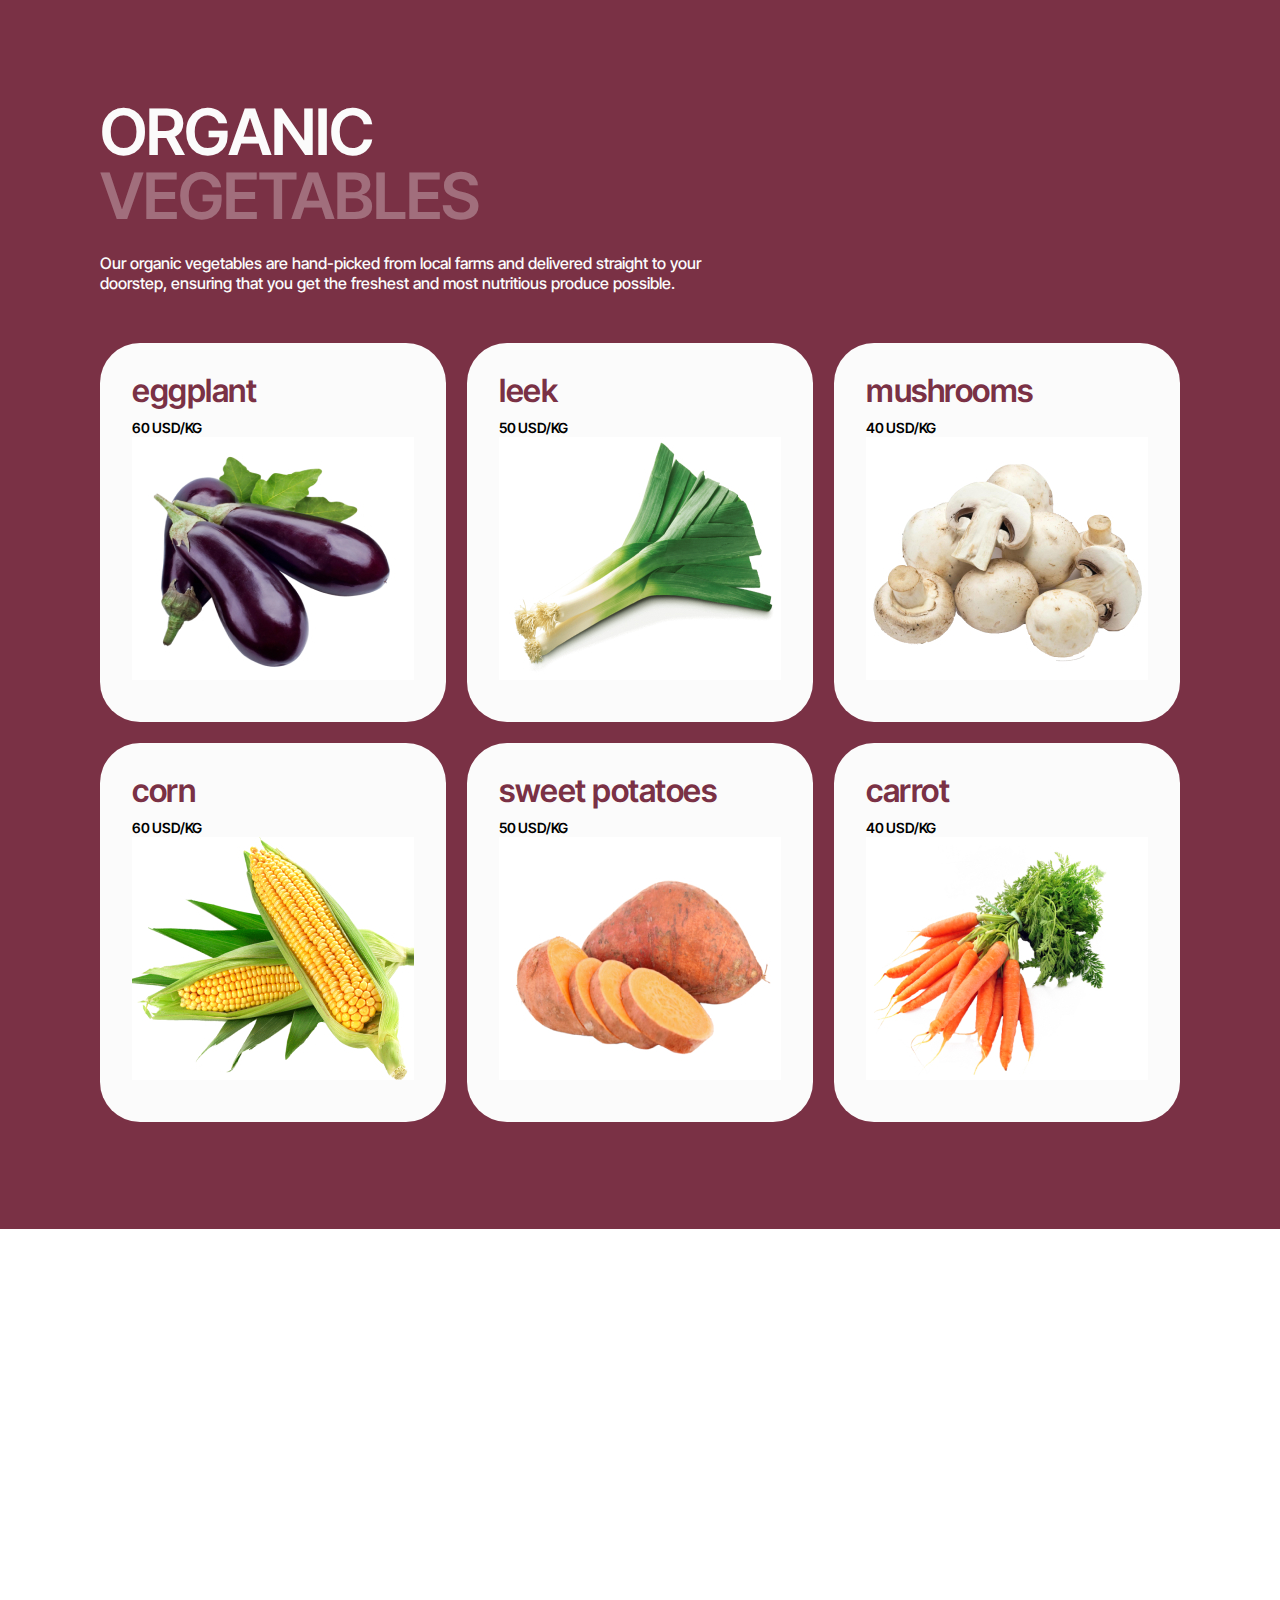
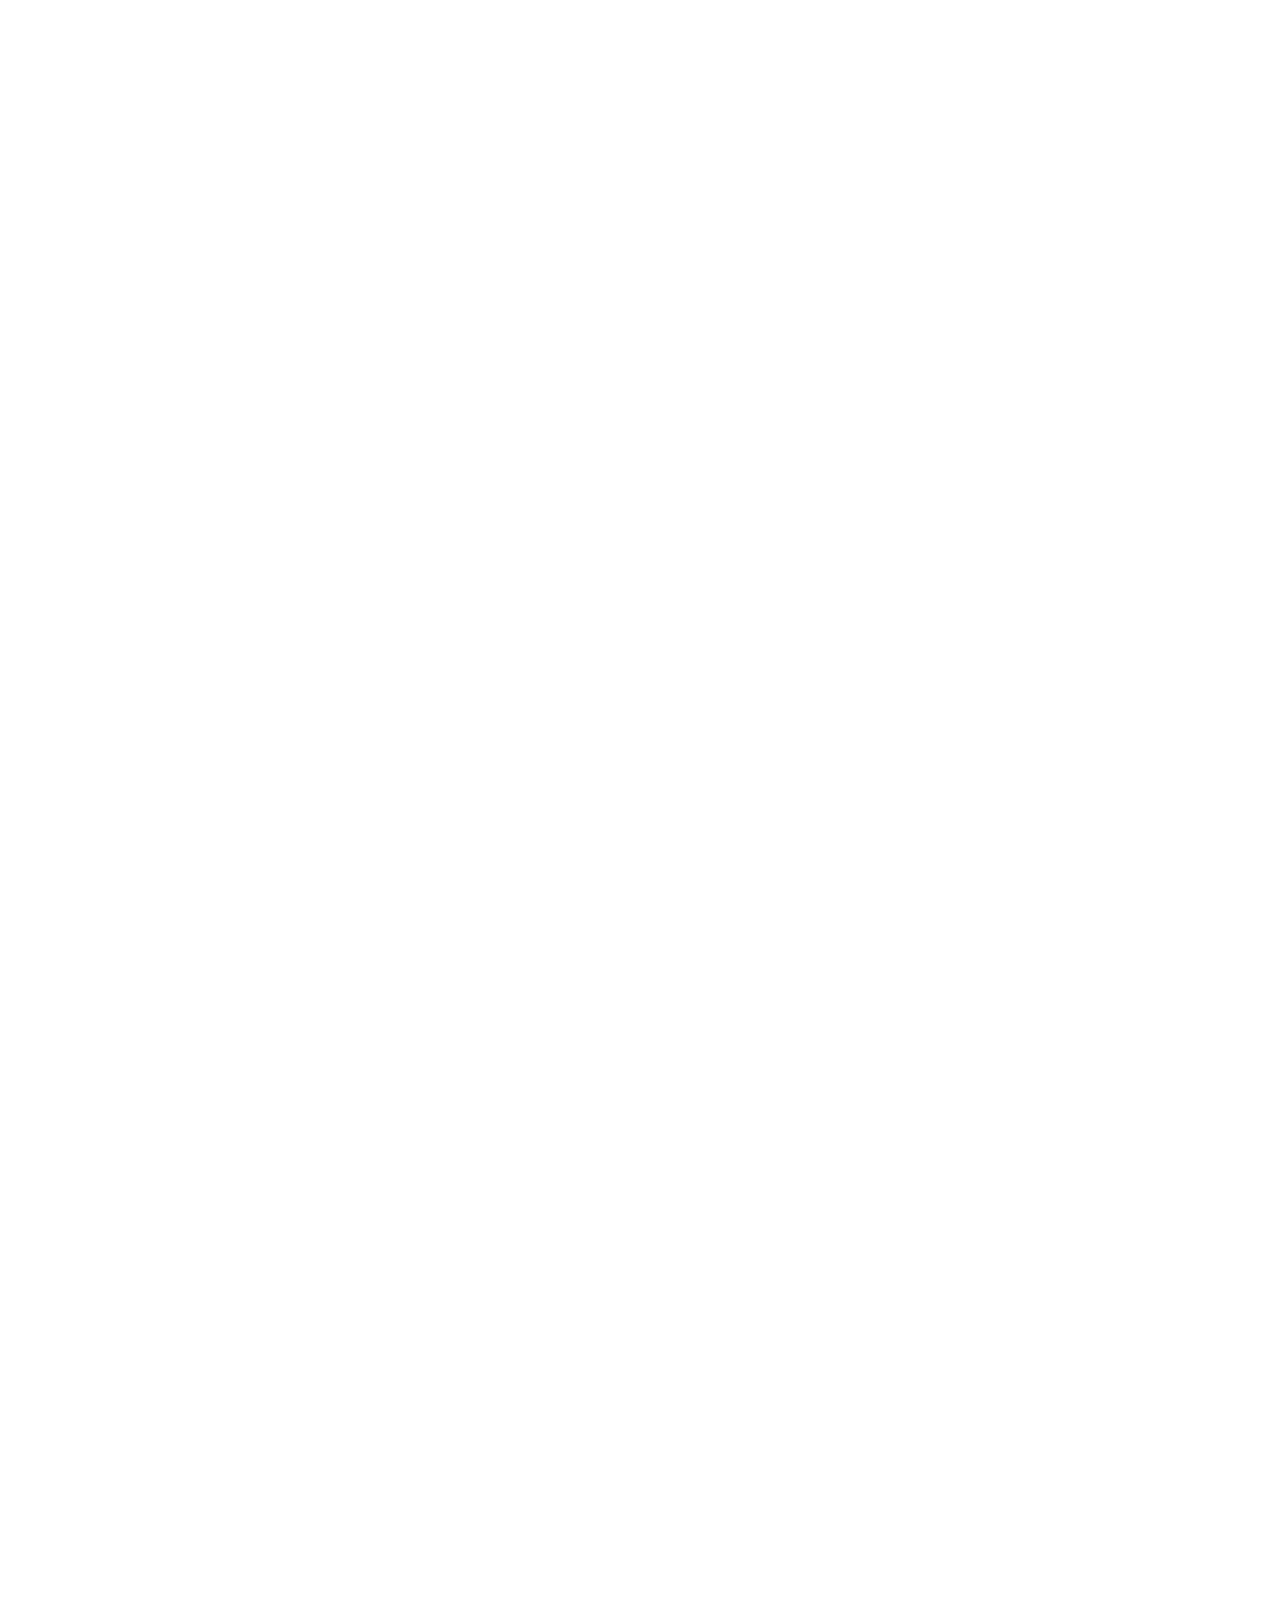
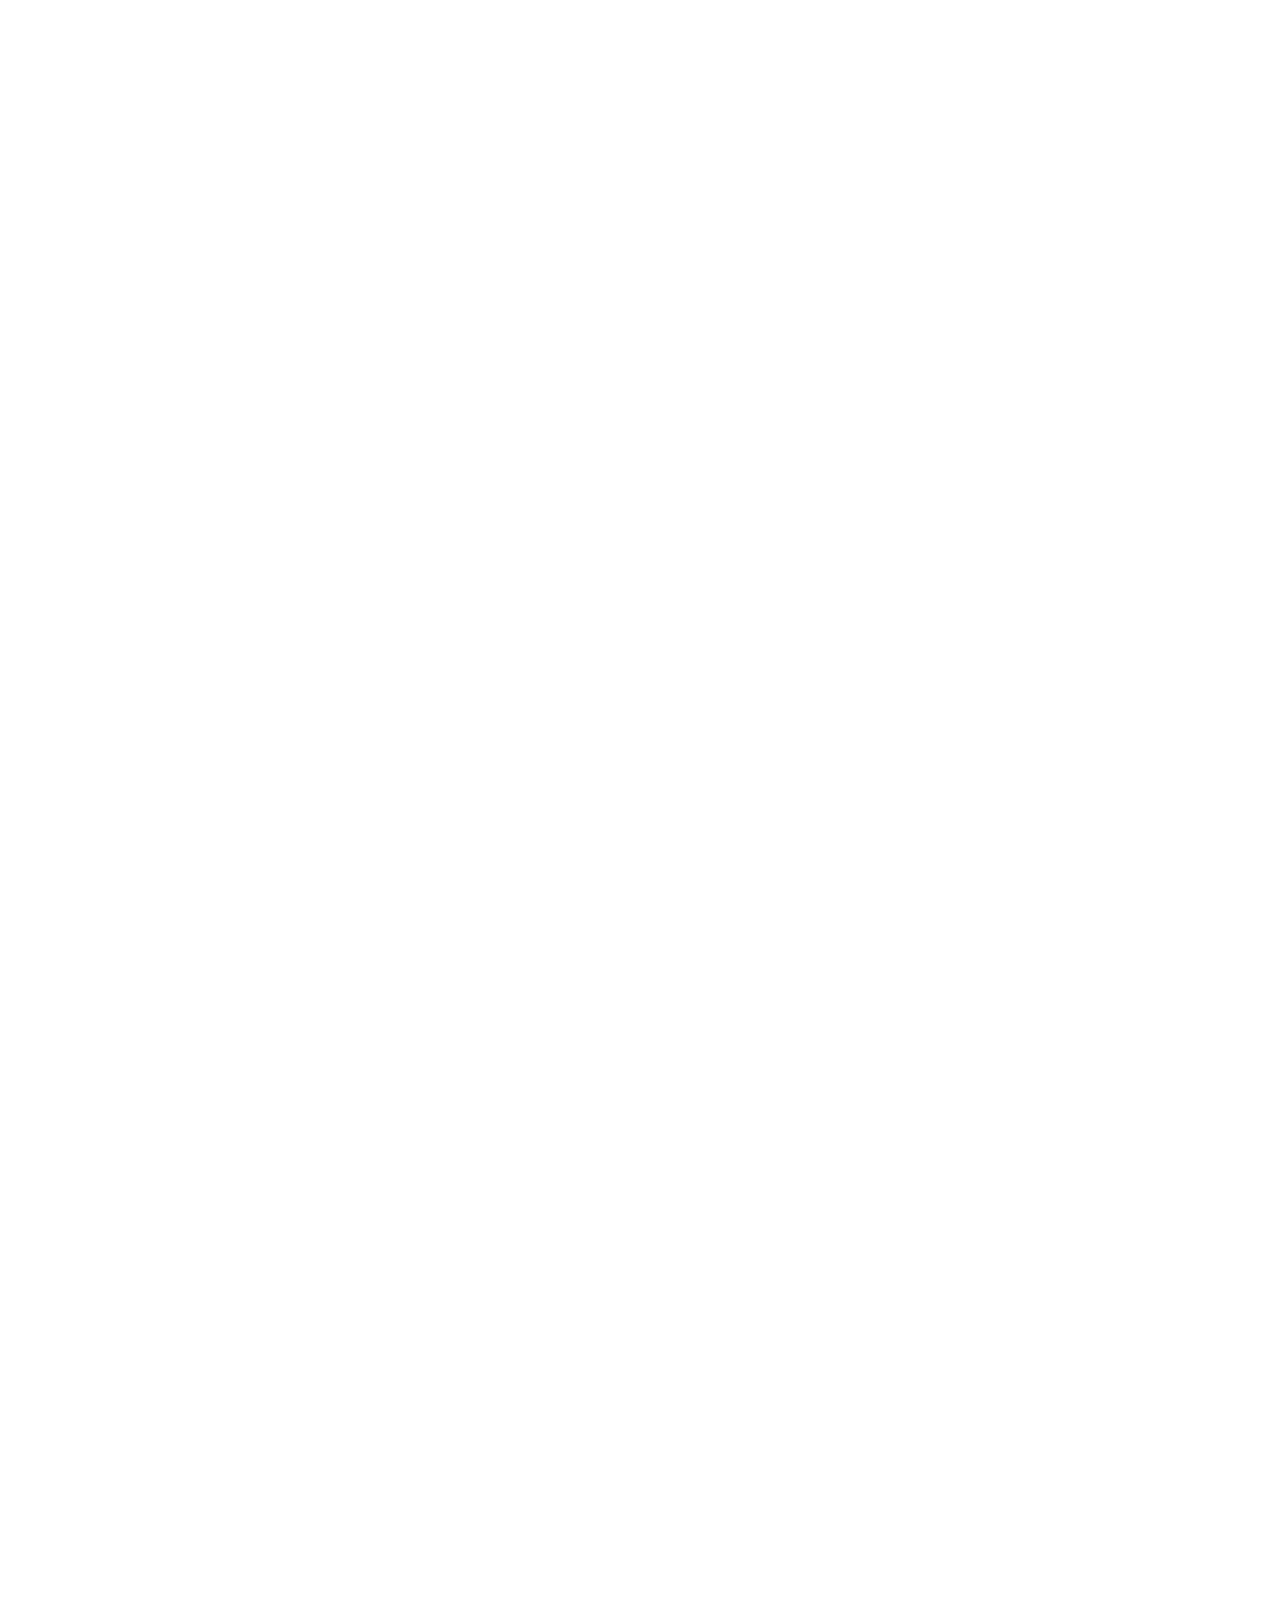
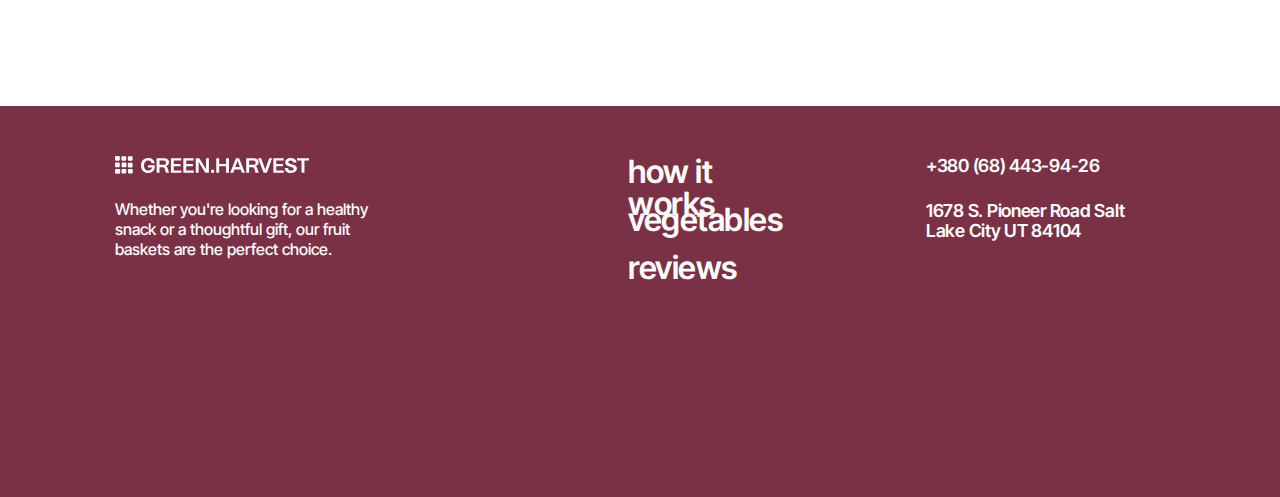
<file: index.html>
<!DOCTYPE html>
<html lang="en">
  <head>
    <meta charset="UTF-8" />
    <meta name="viewport" content="width=device-width, initial-scale=1.0" />
    <title>GreenHarvest</title>
    <link
      href="https://fonts.googleapis.com/css2?family=Inter+Tight:wght@100..900&display=swap"
      rel="stylesheet"
    />
    <link rel="stylesheet" href="css/main-styles.css" />
    <link rel="stylesheet" href="css/reset.css" />
  </head>
  <body>
    <!-- HEADER -->
    <header class=""></header>
    <main>
      <!-- HERO -->
      <section class="">
        <!-- HOW IT WORKS -->
        <section class="">
          <!-- ADVERTISEMENT -->
          <section class="">
            <!-- VEGETABLES -->
            <section class="vegetables">
              <div class="vegetables-block">
                <h1 class="vegetables-header">
                  ORGANIC<br /><span class="vegetables-header-vegetables"
                    >VEGETABLES</span
                  >
                </h1>
                <p class="vegetables-paragraph">
                  Our organic vegetables are hand-picked from local farms and
                  delivered straight to your doorstep, ensuring that you get the
                  freshest and most nutritious produce possible.
                </p>
              </div>
              <ul class="vegetables-content">
                <li class="card">
                  <div class="card-container">
                    <div class="card-text-container">
                      <h3 class="card-head">eggplant</h3>
                      <p class="card-p">60 USD/KG</p>
                    </div>
                    <img
                      class="card-img"
                      src="./img/vegetables/eggplant.jpg"
                      alt="eggplant"
                    />
                  </div>
                </li>
                <li class="card">
                  <div class="card-container">
                    <div class="card-text-container">
                      <h3 class="card-head">leek</h3>
                      <p class="card-p">50 USD/KG</p>
                    </div>
                    <img
                      class="card-img"
                      src="./img/vegetables/leek.jpg"
                      alt="leek"
                    />
                  </div>
                </li>
                <li class="card">
                  <div class="card-container">
                    <div class="card-text-container">
                      <h3 class="card-head">mushrooms</h3>
                      <p class="card-p">40 USD/KG</p>
                    </div>
                    <img
                      class="card-img"
                      src="./img/vegetables/mushrooms.jpg"
                      alt="mushrooms"
                    />
                  </div>
                </li>
                <li class="card">
                  <div class="card-container">
                    <div class="card-text-container">
                      <h3 class="card-head">corn</h3>
                      <p class="card-p">60 USD/KG</p>
                    </div>
                    <img
                      class="card-img"
                      src="./img/vegetables/corns.jpg"
                      alt="corn"
                    />
                  </div>
                </li>
                <li class="card">
                  <div class="card-container">
                    <div class="card-text-container">
                      <h3 class="card-head">sweet potatoes</h3>
                      <p class="card-p">50 USD/KG</p>
                    </div>
                    <img
                      class="card-img"
                      src="./img/vegetables/sweet-potatoes.jpg"
                      alt="sweet potatoes"
                    />
                  </div>
                </li>
                <li class="card">
                  <div class="card-container">
                    <div class="card-text-container">
                      <h3 class="card-head">carrot</h3>
                      <p class="card-p">40 USD/KG</p>
                    </div>
                    <img
                      class="card-img"
                      src="./img/vegetables/carrot.jpg"
                      alt="carrot"
                    />
                  </div>
                </li>
              </ul>
            </section>
            <!-- REVIEWS -->
            <section class="">
              <!-- YOUR ORDER -->
              <section class="">
                <!-- FOOTER -->
                <footer class="footer">
                  <div class="footer-container footer-container-footer">
                    <div class="footer-logo-text">
                      <div class="footer-logo">
                        <svg class="icon">
                          <use href="img/footer-logo/icons.svg#testlogo"></use>
                        </svg>
                        <svg class="icon">
                          <use href="img/footer-logo/icons.svg#testlogo2"></use>
                        </svg>
                      </div>
                      <p class="footer-logo-p">
                        Whether you're looking for a healthy snack or a
                        thoughtful gift, our fruit baskets are the perfect
                        choice.
                      </p>
                    </div>
                    <div class="footer-menu-contact">
                      <div class="footer-menu">
                        <ul class="footer-menu-ul">
                          <li class="footer-menu-li">how it works</li>
                          <li class="footer-menu-li">vegetables</li>
                          <li class="footer-menu-li">reviews</li>
                        </ul>
                      </div>
                      <div class="footer-contact">
                          <p class="footer-contact-phone">+380 (68) 443-94-26</p>
                          <p class="footer-contact-address">1678 S. Pioneer Road Salt Lake City UT 84104</p>
                      </div>
                    </div>
                  </div>
                </footer>
              </section>
            </section>
          </section>
        </section>
      </section>
    </main>
  </body>
</html>
</file>
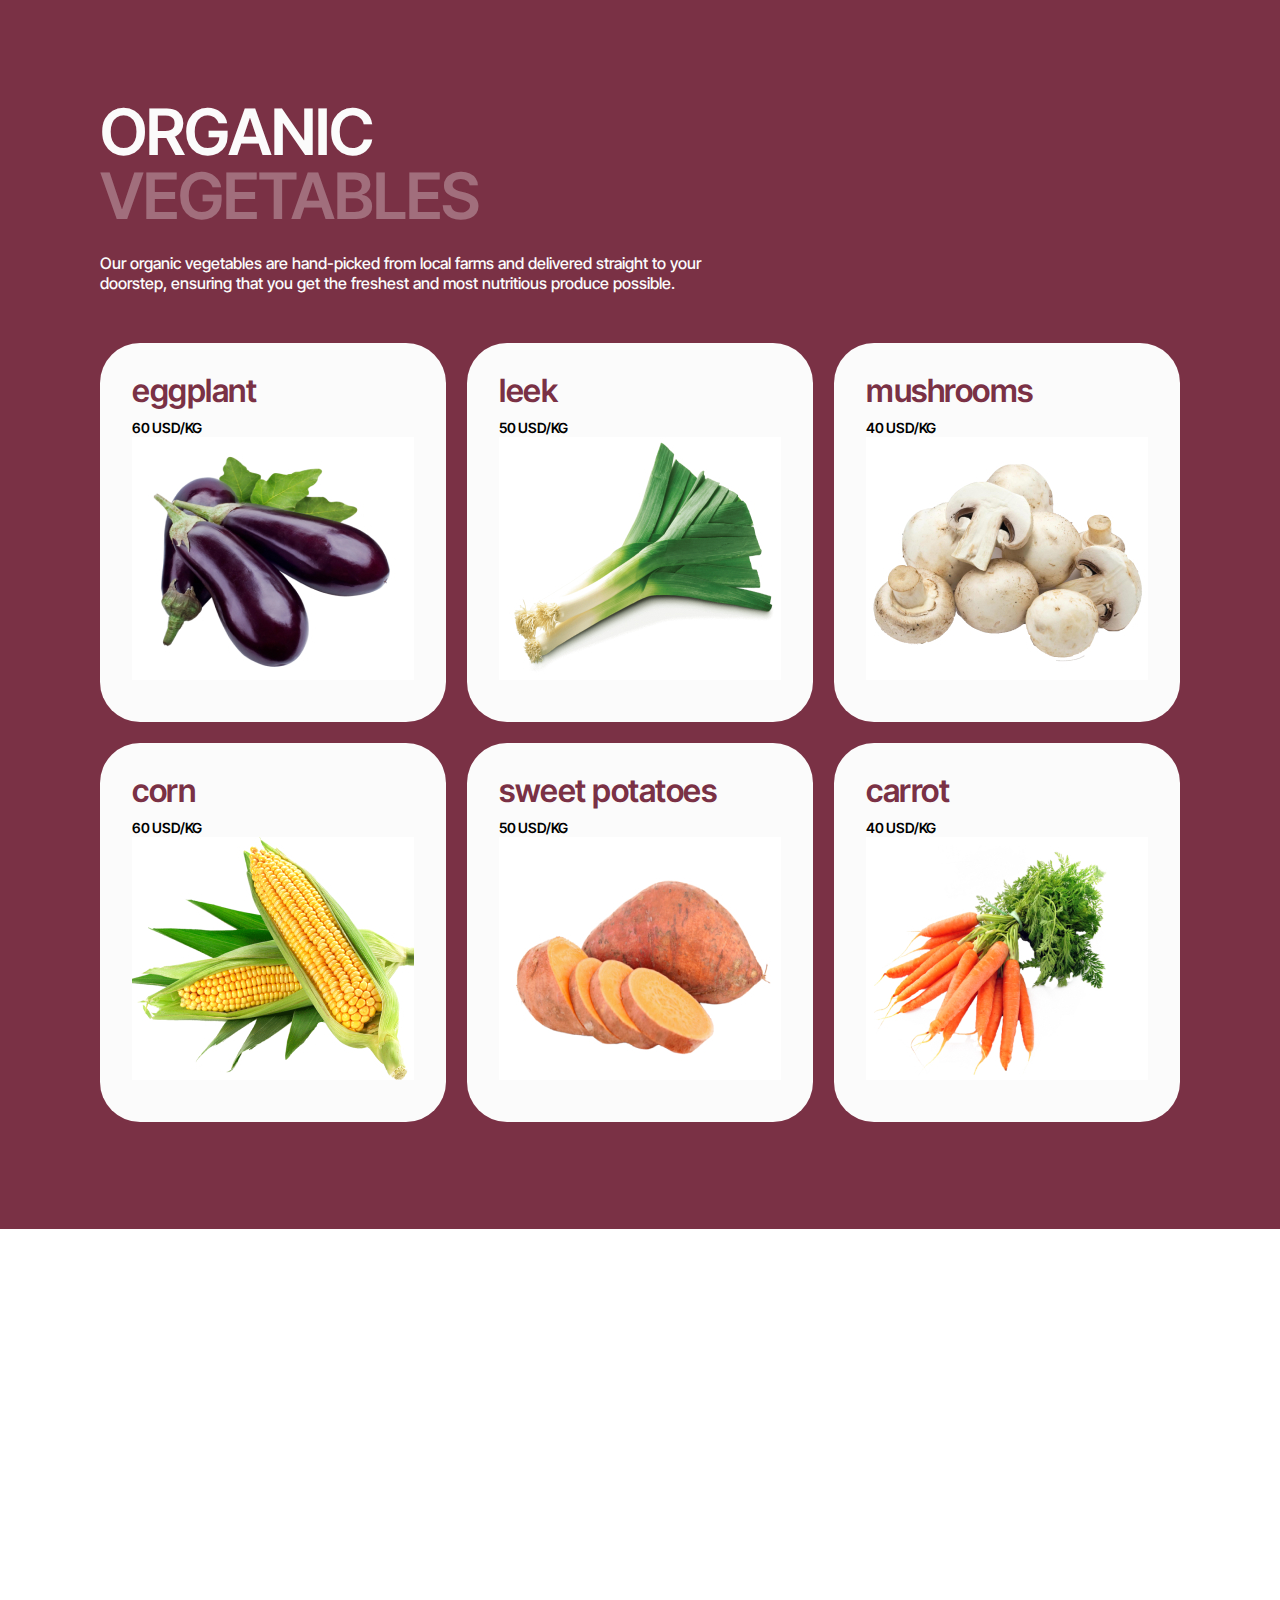
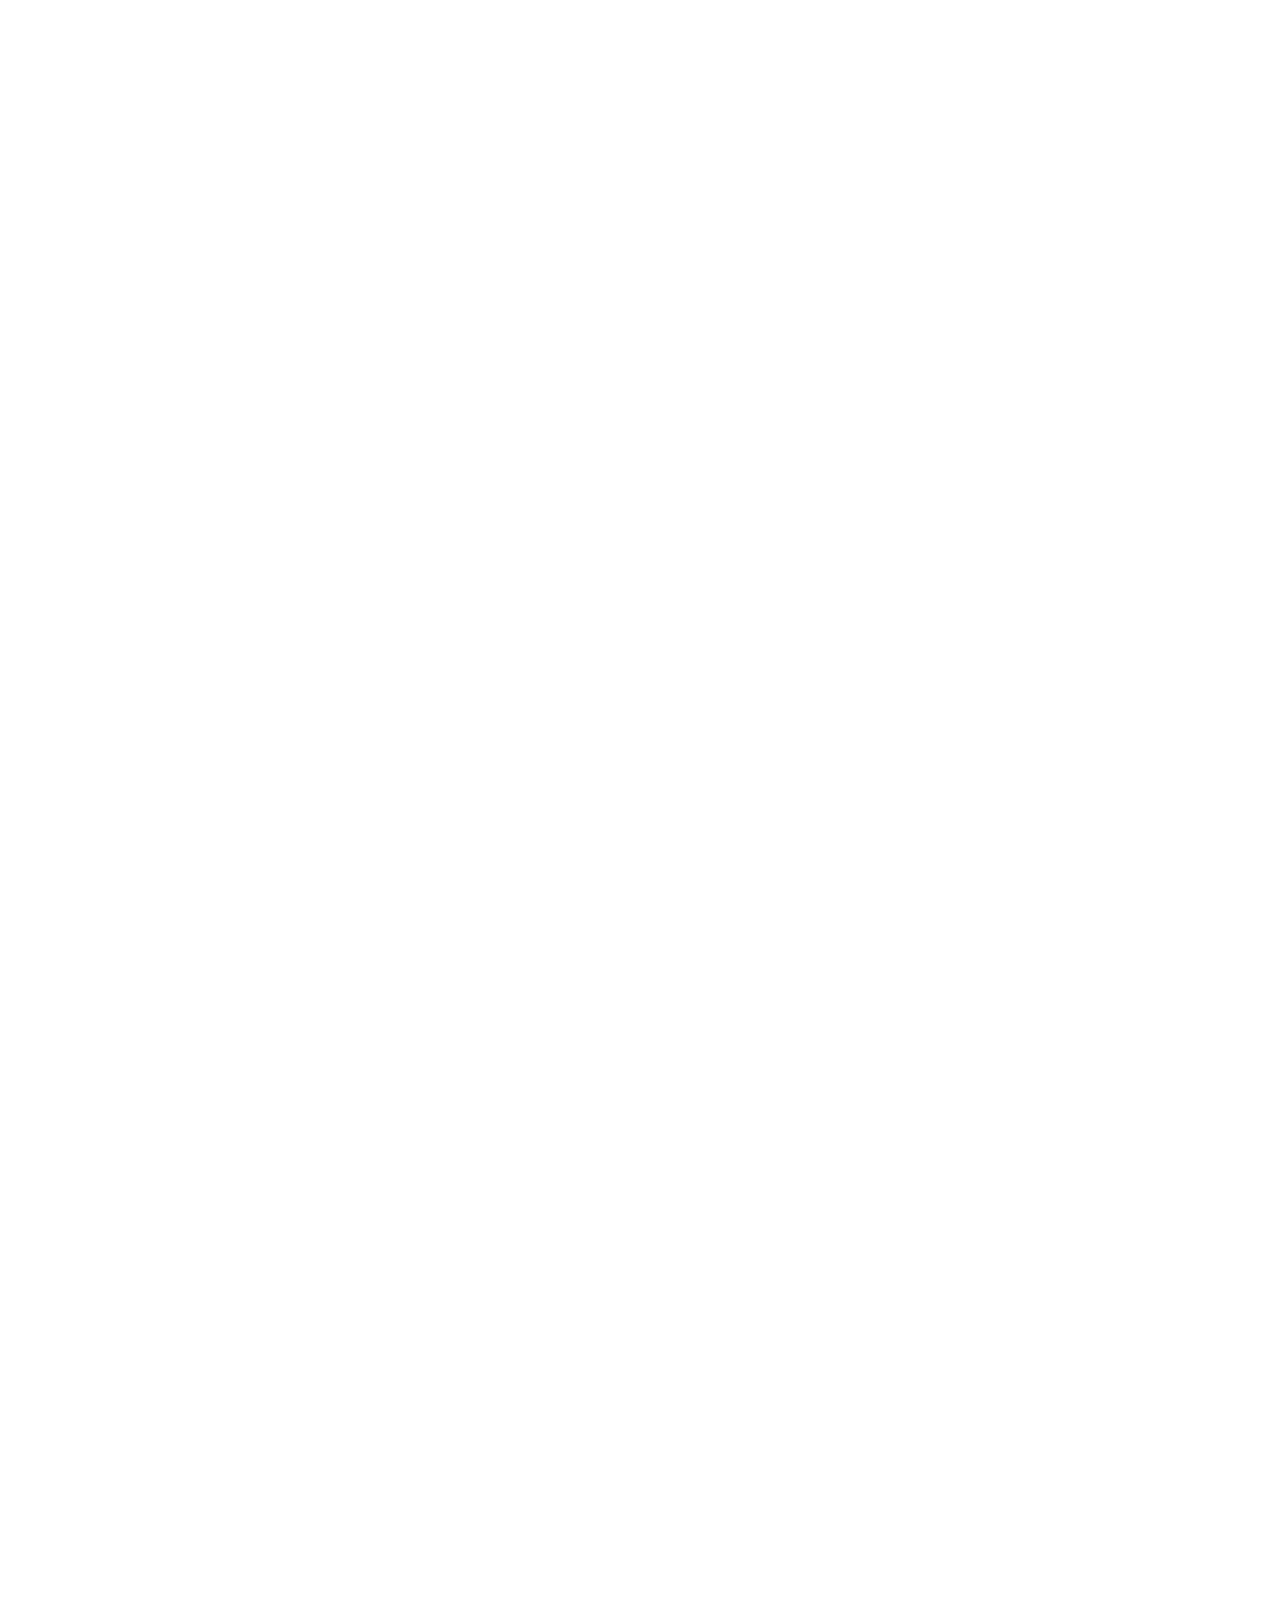
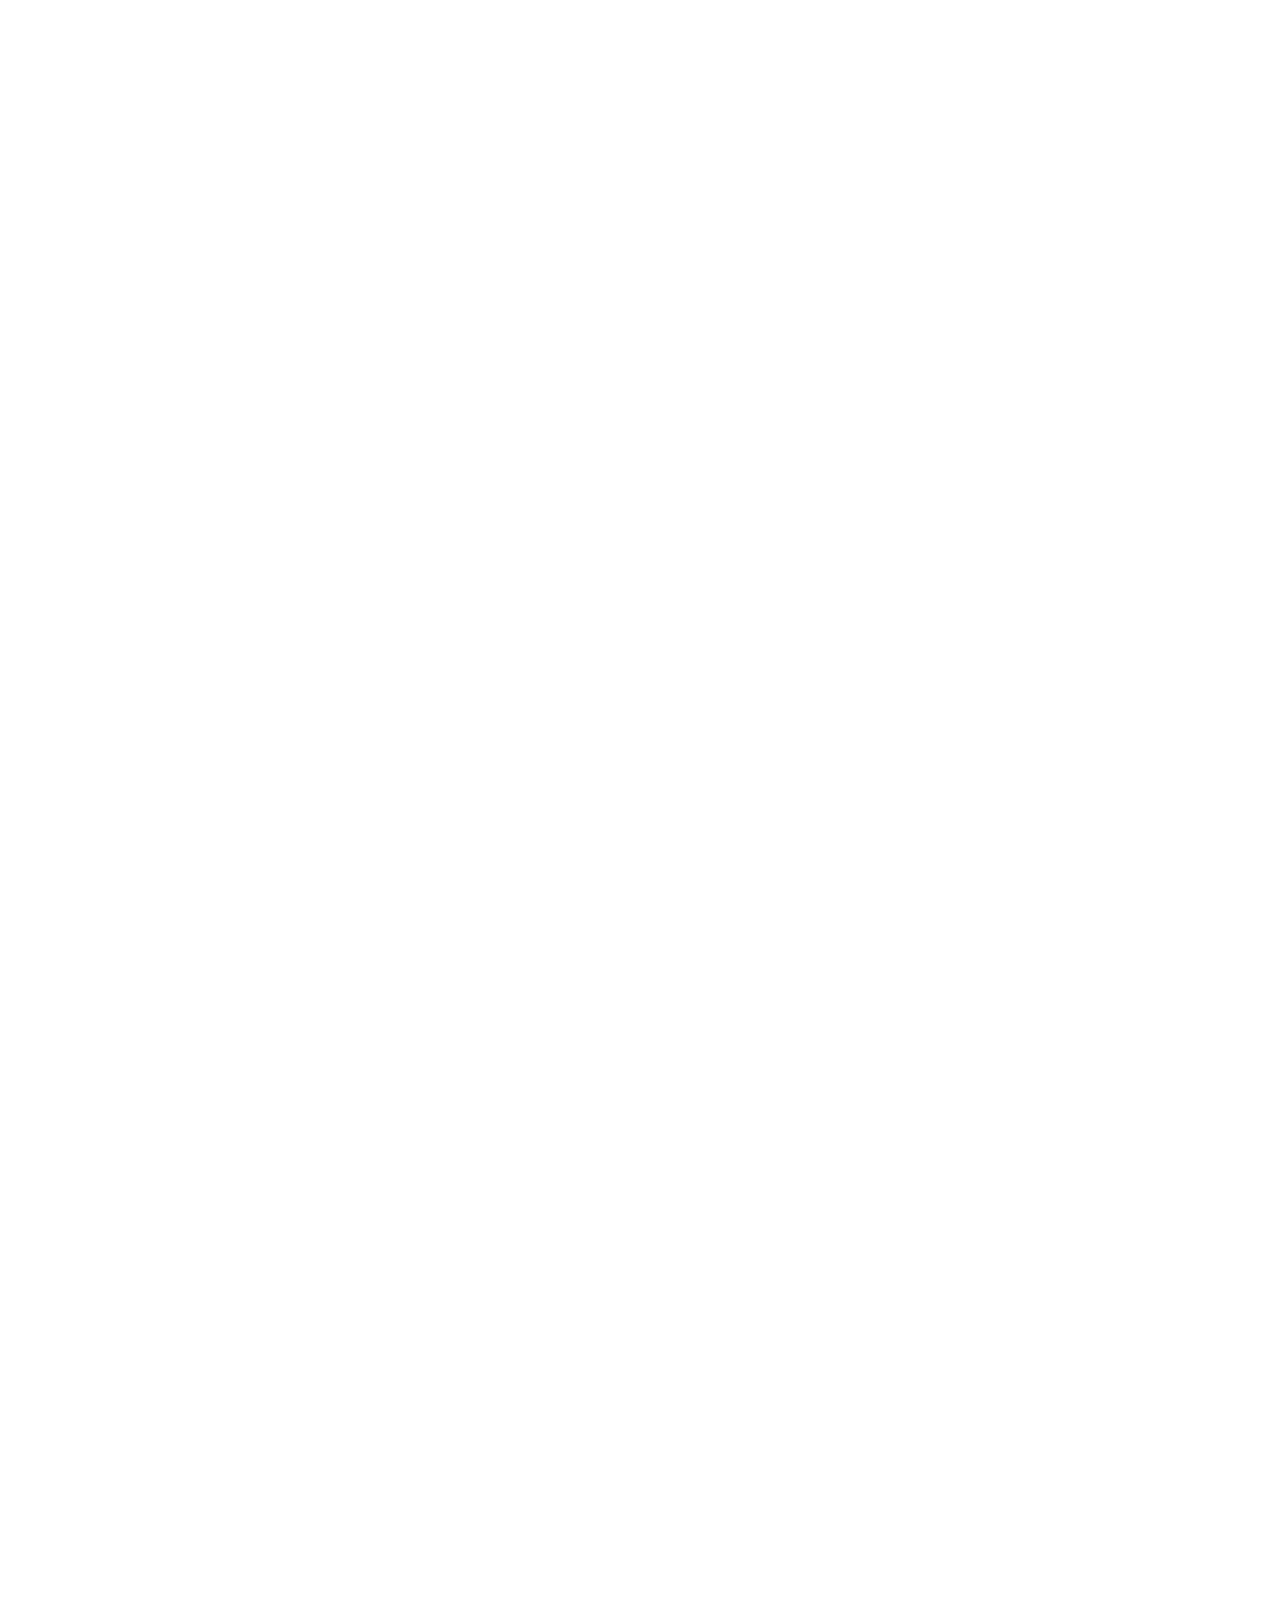
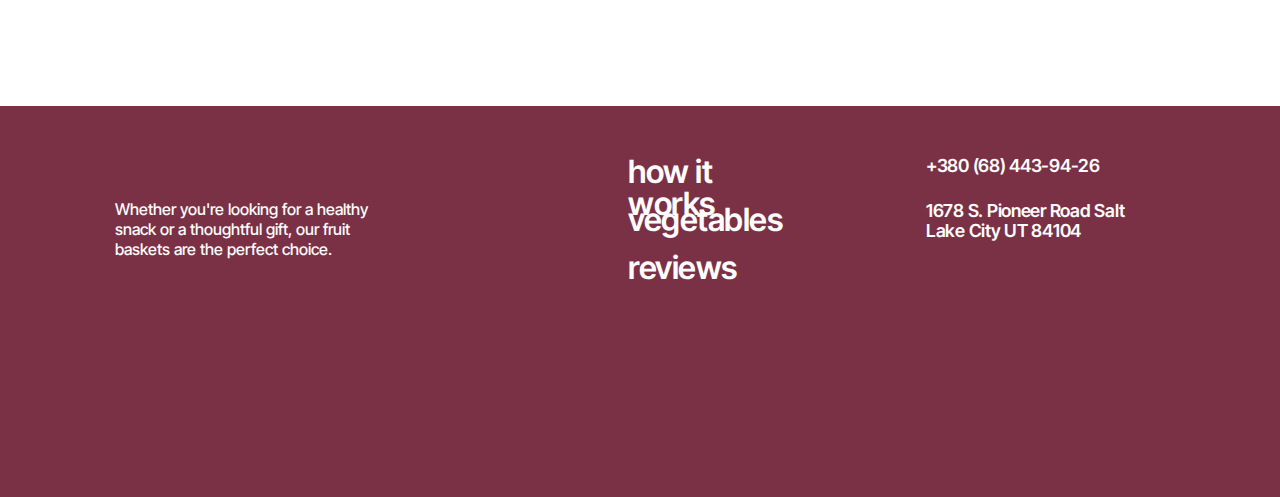
<file: main-index.html>
<!DOCTYPE html>
<html lang="en">
  <head>
    <meta charset="UTF-8" />
    <meta name="viewport" content="width=device-width, initial-scale=1.0" />
    <title>GreenHarvest</title>
    <link
      href="https://fonts.googleapis.com/css2?family=Inter+Tight:wght@100..900&display=swap"
      rel="stylesheet"
    />
    <link rel="stylesheet" href="css/main-styles.css" />
    <link rel="stylesheet" href="css/reset.css" />
  </head>
  <body>
    <!-- HEADER -->
    <header class=""></header>
    <main>
      <!-- HERO -->
      <section class="">
        <!-- HOW IT WORKS -->
        <section class="">
          <!-- ADVERTISEMENT -->
          <section class="">
            <!-- VEGETABLES -->
            <section class="vegetables">
              <div class="vegetables-block">
                <h1 class="vegetables-header">
                  ORGANIC<br /><span class="vegetables-header-vegetables"
                    >VEGETABLES</span
                  >
                </h1>
                <p class="vegetables-paragraph">
                  Our organic vegetables are hand-picked from local farms and
                  delivered straight to your doorstep, ensuring that you get the
                  freshest and most nutritious produce possible.
                </p>
              </div>
              <ul class="vegetables-content">
                <li class="card">
                  <div class="card-container">
                    <div class="card-text-container">
                      <h3 class="card-head">eggplant</h3>
                      <p class="card-p">60 USD/KG</p>
                    </div>
                    <img
                      class="card-img"
                      src="./img/vegetables/eggplant.jpg"
                      alt="eggplant"
                    />
                  </div>
                </li>
                <li class="card">
                  <div class="card-container">
                    <div class="card-text-container">
                      <h3 class="card-head">leek</h3>
                      <p class="card-p">50 USD/KG</p>
                    </div>
                    <img
                      class="card-img"
                      src="./img/vegetables/leek.jpg"
                      alt="leek"
                    />
                  </div>
                </li>
                <li class="card">
                  <div class="card-container">
                    <div class="card-text-container">
                      <h3 class="card-head">mushrooms</h3>
                      <p class="card-p">40 USD/KG</p>
                    </div>
                    <img
                      class="card-img"
                      src="./img/vegetables/mushrooms.jpg"
                      alt="mushrooms"
                    />
                  </div>
                </li>
                <li class="card">
                  <div class="card-container">
                    <div class="card-text-container">
                      <h3 class="card-head">corn</h3>
                      <p class="card-p">60 USD/KG</p>
                    </div>
                    <img
                      class="card-img"
                      src="./img/vegetables/corns.jpg"
                      alt="corn"
                    />
                  </div>
                </li>
                <li class="card">
                  <div class="card-container">
                    <div class="card-text-container">
                      <h3 class="card-head">sweet potatoes</h3>
                      <p class="card-p">50 USD/KG</p>
                    </div>
                    <img
                      class="card-img"
                      src="./img/vegetables/sweet-potatoes.jpg"
                      alt="sweet potatoes"
                    />
                  </div>
                </li>
                <li class="card">
                  <div class="card-container">
                    <div class="card-text-container">
                      <h3 class="card-head">carrot</h3>
                      <p class="card-p">40 USD/KG</p>
                    </div>
                    <img
                      class="card-img"
                      src="./img/vegetables/carrot.jpg"
                      alt="carrot"
                    />
                  </div>
                </li>
              </ul>
            </section>
            <!-- REVIEWS -->
            <section class="">
              <!-- YOUR ORDER -->
              <section class="">
                <!-- FOOTER -->
                <footer class="footer">
                  <div class="footer-container footer-container-footer">
                    <div class="footer-logo-text">
                      <div class="footer-logo">
                        <svg class="icon"  width="16" height="16">
                          <use href="img/footer-logo/icons.svg#instagram-icon"></use>
                        </svg>
                      </div>
                      <p class="footer-logo-p">
                        Whether you're looking for a healthy snack or a
                        thoughtful gift, our fruit baskets are the perfect
                        choice.
                      </p>
                    </div>
                    <div class="footer-menu-contact">
                      <div class="footer-menu">
                        <ul class="footer-menu-ul">
                          <li class="footer-menu-li">how it works</li>
                          <li class="footer-menu-li">vegetables</li>
                          <li class="footer-menu-li">reviews</li>
                        </ul>
                      </div>
                      <div class="footer-contact">
                          <p class="footer-contact-phone">+380 (68) 443-94-26</p>
                          <p class="footer-contact-address">1678 S. Pioneer Road Salt Lake City UT 84104</p>
                      </div>
                    </div>
                  </div>
                </footer>
              </section>
            </section>
          </section>
        </section>
      </section>
    </main>
  </body>
</html>
</file>
<file: css/main-styles.css>
:root {
  --maincolor: #7a3145;
  --green: #576f35;
  --black: #141414;
  --white: #fbfbfb;
}
p,
h1,
h2,
h3,
h4,
h5,
h6,
ul {
  margin-block-start: 0;
  margin-block-end: 0;
  margin-inline-start: 0px;
  margin-inline-end: 0px;
  padding-inline-start: 0;
  margin: 0;
  padding: 0;
  box-sizing: border-box;
}
body {
  margin: 0;
}
/* VEGETABLES */
.vegetables {
  background-color: var(--maincolor);
  width: 1280px;
  height: 1229px;
  gap: 50px;
  opacity: 0px;
  padding: 100px 0 0 100px;
  display: flex;
  flex-direction: column;
}

.vegetables-block {
  width: 626px;
  height: 193px;
  gap: 25px;
  opacity: 0px;
  display: flex;
  flex-direction: column;
}

.vegetables-header {
  font-family: Inter Tight;
  font-size: 64px;
  font-weight: 600;
  line-height: 64px;
  letter-spacing: -0.015em;
  text-align: left;
  color: var(--white);
}

.vegetables-header-vegetables {
  font-family: Inter Tight;
  font-size: 64px;
  font-weight: 600;
  line-height: 64px;
  letter-spacing: -0.015em;
  text-align: left;
  color: var(--white);
  opacity: 0.3;
}

.vegetables-paragraph {
  font-family: Inter Tight;
  font-size: 16px;
  font-weight: 500;
  line-height: 20px;
  text-align: left;
  color: var(--white);
}

.vegetables-content {
  display: flex;
  flex-direction: row;
  flex-wrap: wrap;
  gap: 21px;
}

.card {
  width: 346px;
  height: 379px;
  padding: 32px 0px 0px 0px;
  gap: 10px;
  border-radius: 40px;
  opacity: 0px;
  background-color: var(--white);
  display: flex;
  flex-direction: column;
}

.card-container {
  margin: 0 auto;
}

.card-text-container {
  gap: 12px;
  opacity: 0px;
  display: flex;
  flex-direction: column;
}

.card-head {
  font-family: Inter Tight;
  font-size: 32px;
  font-weight: 600;
  line-height: 32px;
  letter-spacing: -0.015em;
  text-align: left;
  color: var(--maincolor);
}

.card-p {
  font-family: Inter Tight;
  font-size: 14px;
  font-weight: 600;
  line-height: 18px;
  letter-spacing: -0.015em;
  text-align: left;
}

.card-img {
  width: 100%;
  max-width: 100%;
  gap: 0px;
  opacity: 0px;
}

/* FOOTER*/
.footer {
  background-color: var(--maincolor);
  /* Footer */

  /* Auto layout */
  display: flex;
  flex-direction: column;
  align-items: flex-start;
  padding: 50px 100px;
  gap: 125px;

  position: absolute;
  width: 1280px;
  height: 391px;
  left: calc(50% - 1280px / 2);
  top: 4906px;
}

.footer-container {
  width: 1158px;
  max-width: 1440px;
  align-items: center;
  margin: 0 auto;
  padding: 0 15px;
}
.footer-container-footer {
  width: 1158px;
  display: flex;
  flex-direction: row;
  justify-content: flex-start;
  align-items: flex-start;
  vertical-align: baseline;
}
.footer-logo-text {
  /* logo+text */

  /* Auto layout */
  display: flex;
  flex-direction: column;
  align-items: flex-start;
  padding: 0px;
  gap: 25px;

  width: 513px;
  height: 103px;

  /* Inside auto layout */
  flex: none;
  order: 0;
  flex-grow: 0;
}
.footer-logo {
  /* logo */

  width: 194px;
  height: 18px;

  /* Inside auto layout */
  flex: none;
  order: 0;
  flex-grow: 0;
}
.footer-logo-title {
  /* logo */
  text-transform: uppercase;
  width: 194px;
  height: 18px;

  /* Inside auto layout */
  flex: none;
  order: 0;
  flex-grow: 0;
}

.footer-logo-p {
  /* Whether you're looking for a healthy snack or a thoughtful gift, our fruit baskets are the perfect choice. */

  width: 265px;
  height: 60px;

  font-family: "Inter Tight";
  font-style: normal;
  font-weight: 500;
  font-size: 16px;
  line-height: 20px;
  /* or 125% */
  display: flex;
  align-items: center;

  color: #fbfbfb;

  /* Inside auto layout */
  flex: none;
  order: 1;
  flex-grow: 0;
}
.footer-menu-contact {
  /* block */

  /* Auto layout */
  display: flex;
  flex-direction: row;
  align-items: flex-start;
  padding: 0px;
  gap: 121px;

  width: 513px;
  height: 146px;

  /* Inside auto layout */
  flex: none;
  order: 1;
  flex-grow: 0;
}

.footer-menu {
  /* menu */

  /* Auto layout */
  display: flex;
  flex-direction: column;
  align-items: flex-start;
  padding: 0px;
  gap: 25px;

  width: 177px;
  height: 146px;

  /* Inside auto layout */
  flex: none;
  order: 0;
  flex-grow: 0;
}
.footer-menu-ul {
}
.footer-menu-li {
  /* how it works */

  width: 177px;
  height: 48px;

  font-family: "Inter Tight";
  font-style: normal;
  font-weight: 600;
  font-size: 32px;
  line-height: 32px;
  /* identical to box height, or 100% */
  display: flex;
  /* align-items: center; */
  letter-spacing: -0.015em;

  color: #fbfbfb;

  /* Inside auto layout */
  flex: none;
  order: 0;
  flex-grow: 0;
}

.footer-contact {
  /* contacts */

  /* Auto layout */
  display: flex;
  flex-direction: column;
  align-items: flex-start;
  padding: 0px;
  gap: 25px;

  width: 215px;
  height: 85px;

  /* Inside auto layout */
  flex: none;
  order: 1;
  flex-grow: 0;
}
.footer-contact-phone {
  /* +380 (68) 443-94-26 */

  width: 174px;
  height: 20px;

  font-family: "Inter Tight";
  font-style: normal;
  font-weight: 600;
  font-size: 18px;
  line-height: 20px;
  /* identical to box height, or 111% */
  display: flex;
  align-items: center;
  letter-spacing: -0.015em;

  color: #fbfbfb;

  /* Inside auto layout */
  flex: none;
  order: 0;
  flex-grow: 0;
}

.footer-contact-address {
  /* 1678 S. Pioneer Road Salt Lake City UT 84104 */

  width: 215px;
  height: 40px;

  font-family: "Inter Tight";
  font-style: normal;
  font-weight: 600;
  font-size: 18px;
  line-height: 20px;
  /* or 111% */
  display: flex;
  align-items: center;
  letter-spacing: -0.015em;

  color: #fbfbfb;

  /* Inside auto layout */
  flex: none;
  order: 1;
  flex-grow: 0;
}
/* TABLET WEBSITE*/
@media (min-width: 375px) and (max-width: 768px) {
  .vegetables {
    width: 768px;
    height: auto;
    padding: 100px 0 100px 32px;
    gap: 50px;
    opacity: 0px;
  }

  .vegetables-header {
    font-family: Inter Tight;
    font-size: 64px;
    font-weight: 600;
    line-height: 64px;
    letter-spacing: -0.015em;
    text-align: left;
  }

  .vegetables-header-vegetables {
    font-family: Inter Tight;
    font-size: 64px;
    font-weight: 600;
    line-height: 64px;
    letter-spacing: -0.015em;
    text-align: left;
    opacity: 0.3;
  }

  .vegetables-paragraph {
    font-family: Inter Tight;
    font-size: 16px;
    font-weight: 500;
    line-height: 20px;
    text-align: left;
  }
}

/* MOBİLE WEBSITE*/
@media (min-width: 320px) and (max-width: 375px) {
  .vegetables {
    width: 375px;
    height: 2766px;
    padding: 80px 20px 80px 20px;
    gap: 40px;
    opacity: 0px;
  }

  .vegetables-block {
    width: 335px;
    height: 192px;
    gap: 20px;
    opacity: 0px;
  }

  .vegetables-header {
    font-family: Inter Tight;
    font-size: 48px;
    font-weight: 600;
    line-height: 50px;
    letter-spacing: -0.015em;
    text-align: left;
  }

  .vegetables-header-vegetables {
    font-family: Inter Tight;
    font-size: 48px;
    font-weight: 600;
    line-height: 50px;
    letter-spacing: -0.015em;
    text-align: left;
  }

  .vegetables-paragraph {
    font-family: Inter Tight;
    font-size: 14px;
    font-weight: 500;
    line-height: 18px;
    text-align: left;
  }
}
</file>
